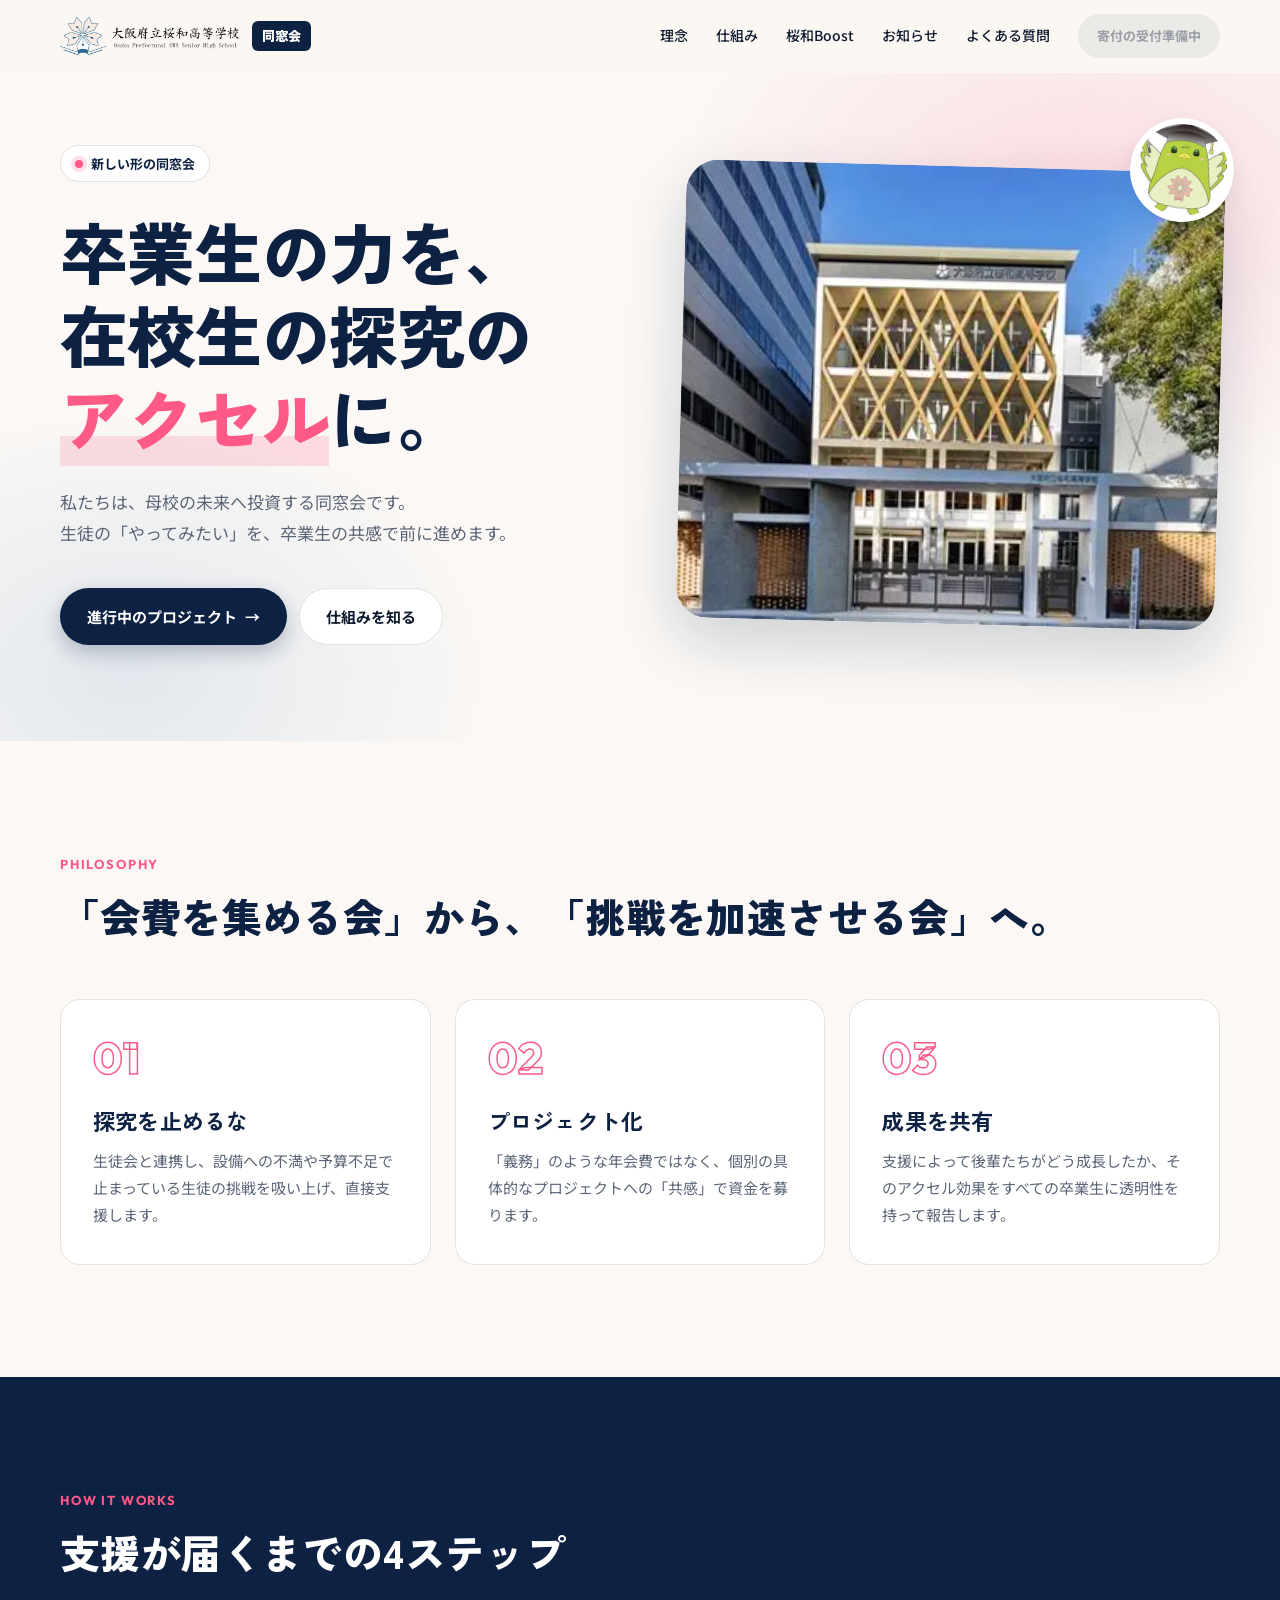
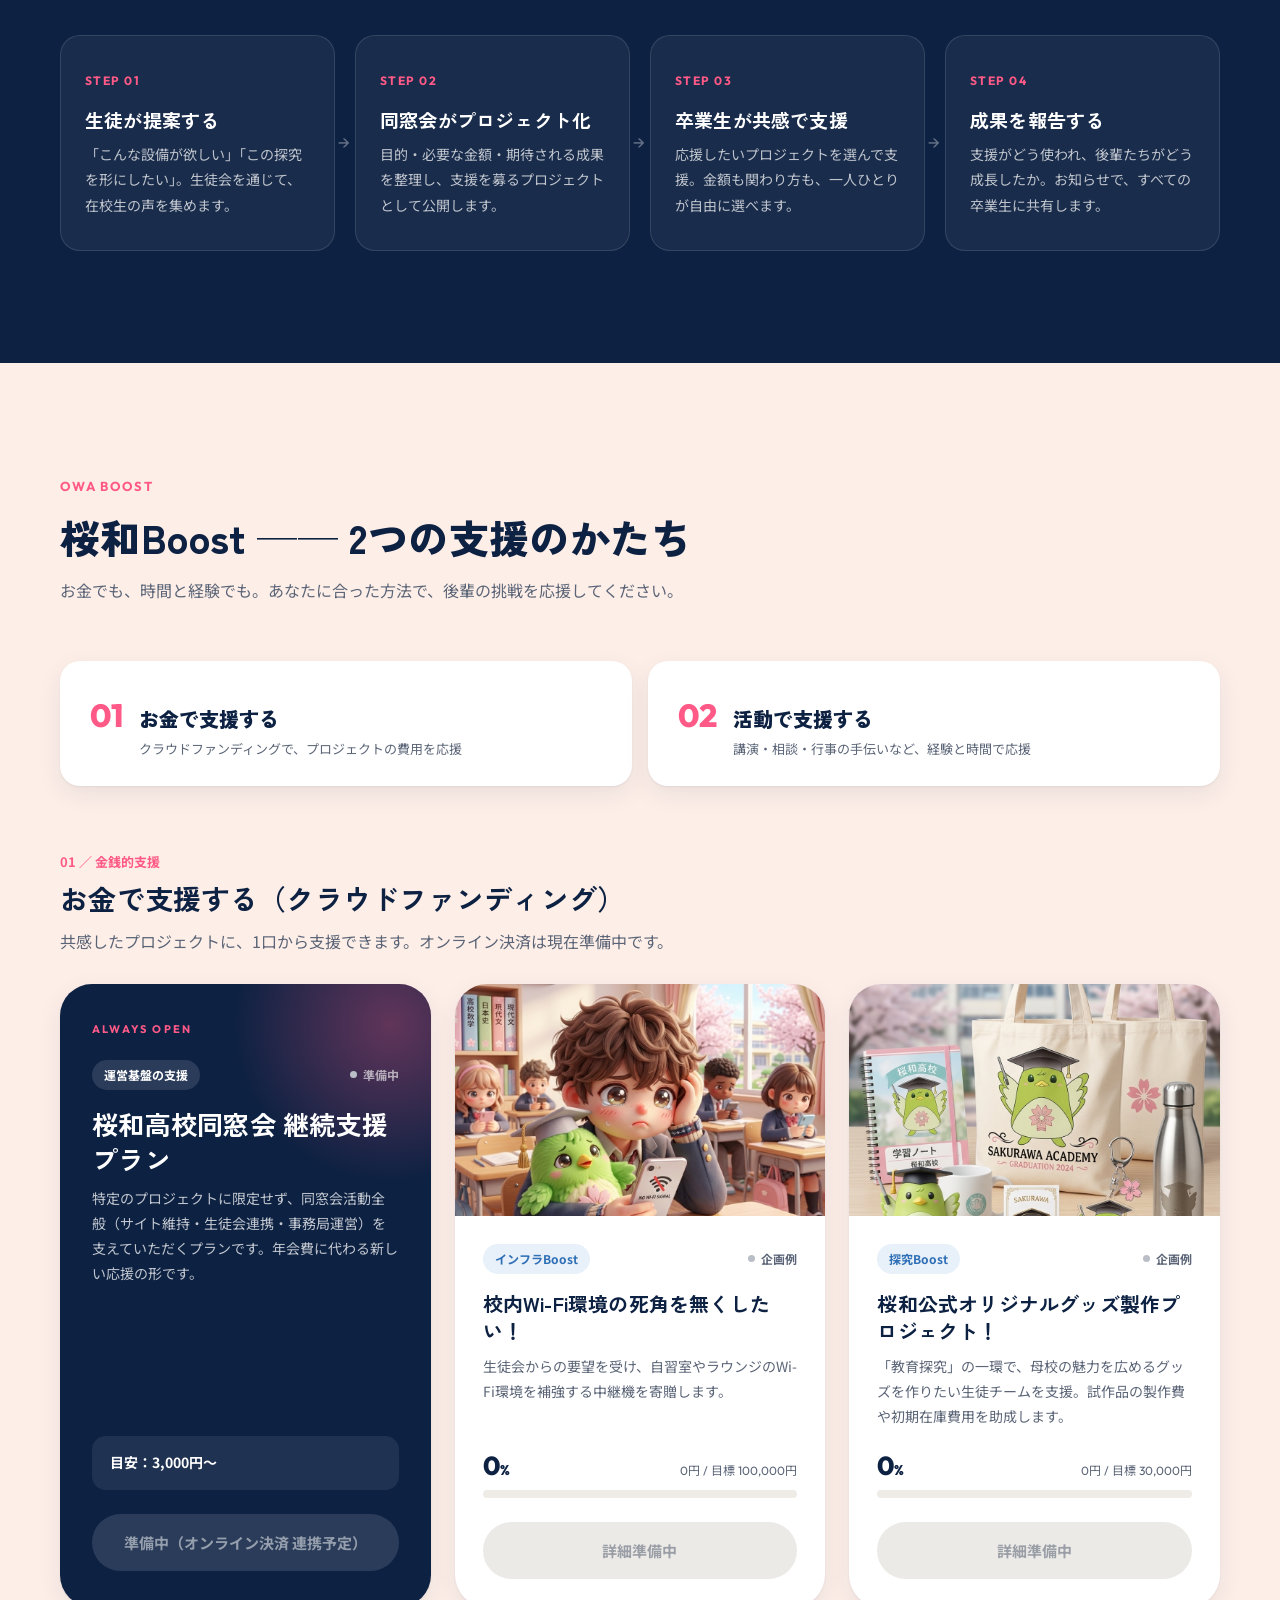
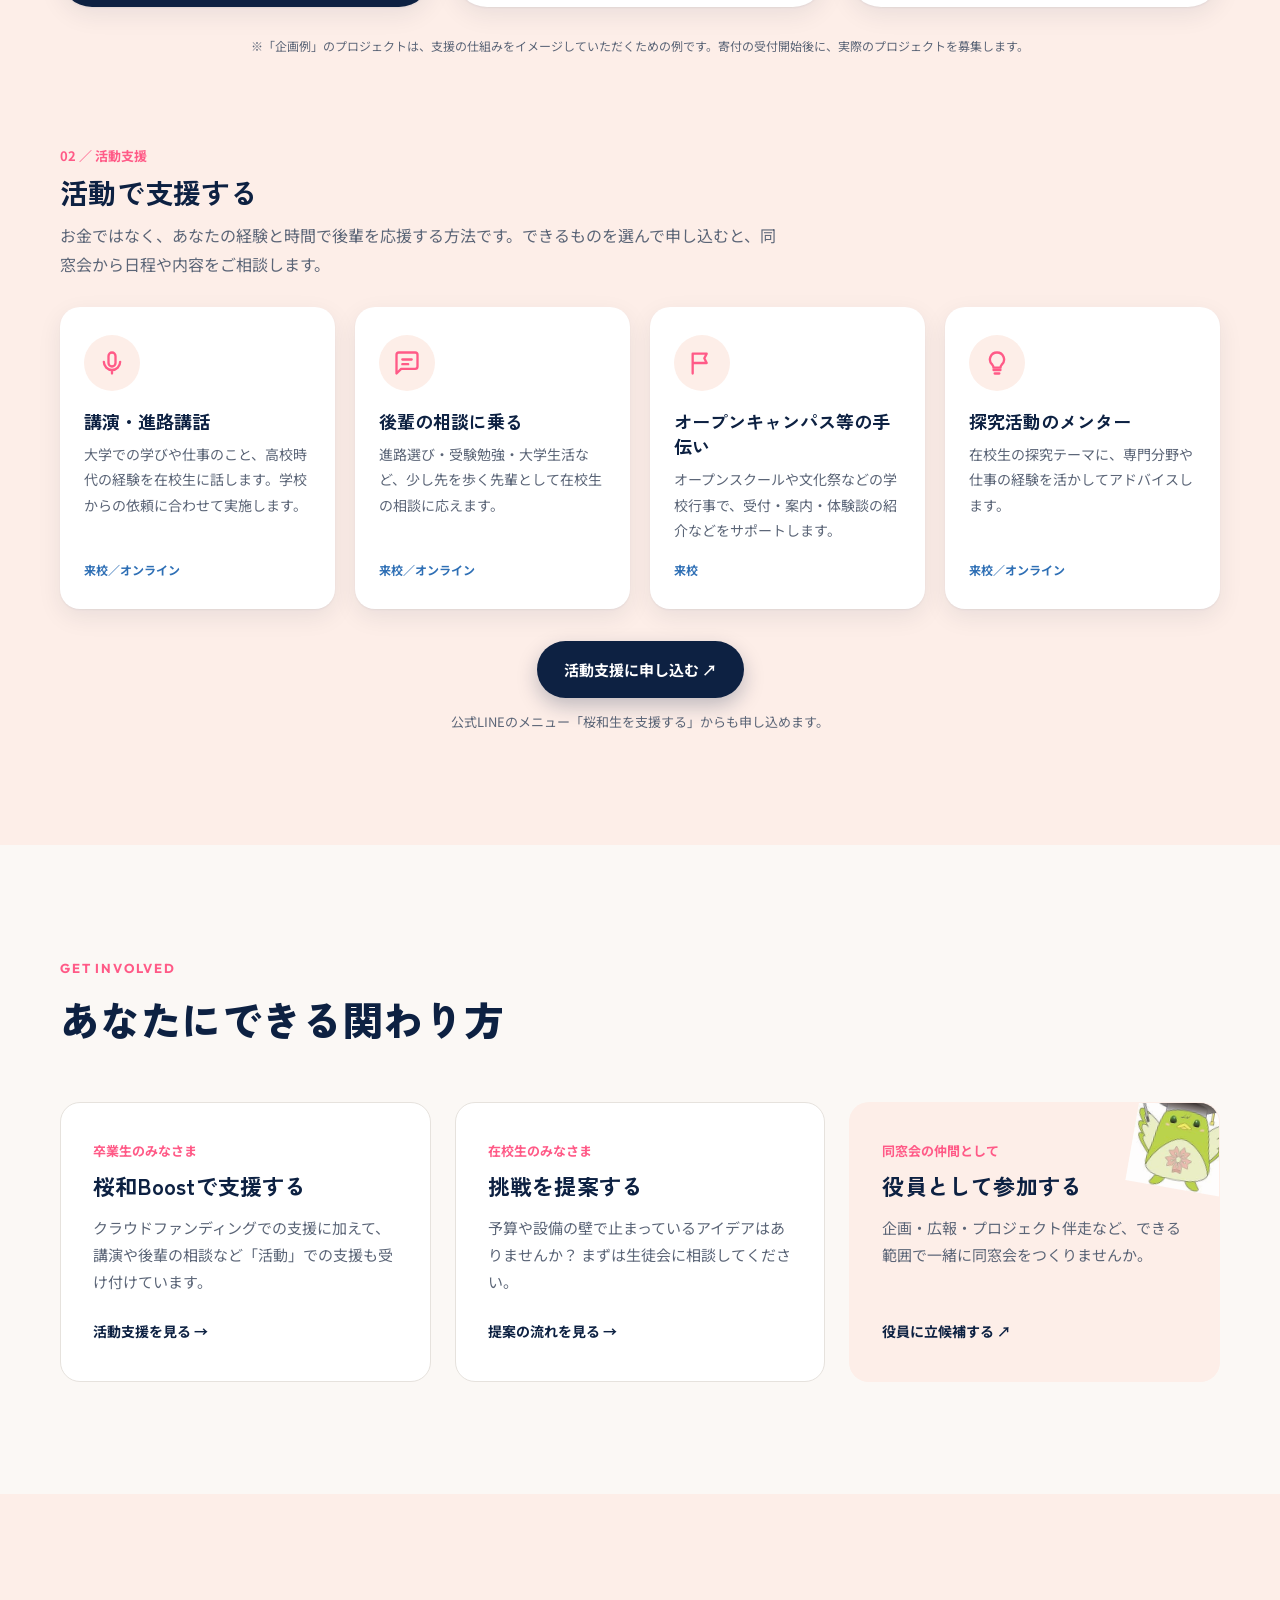
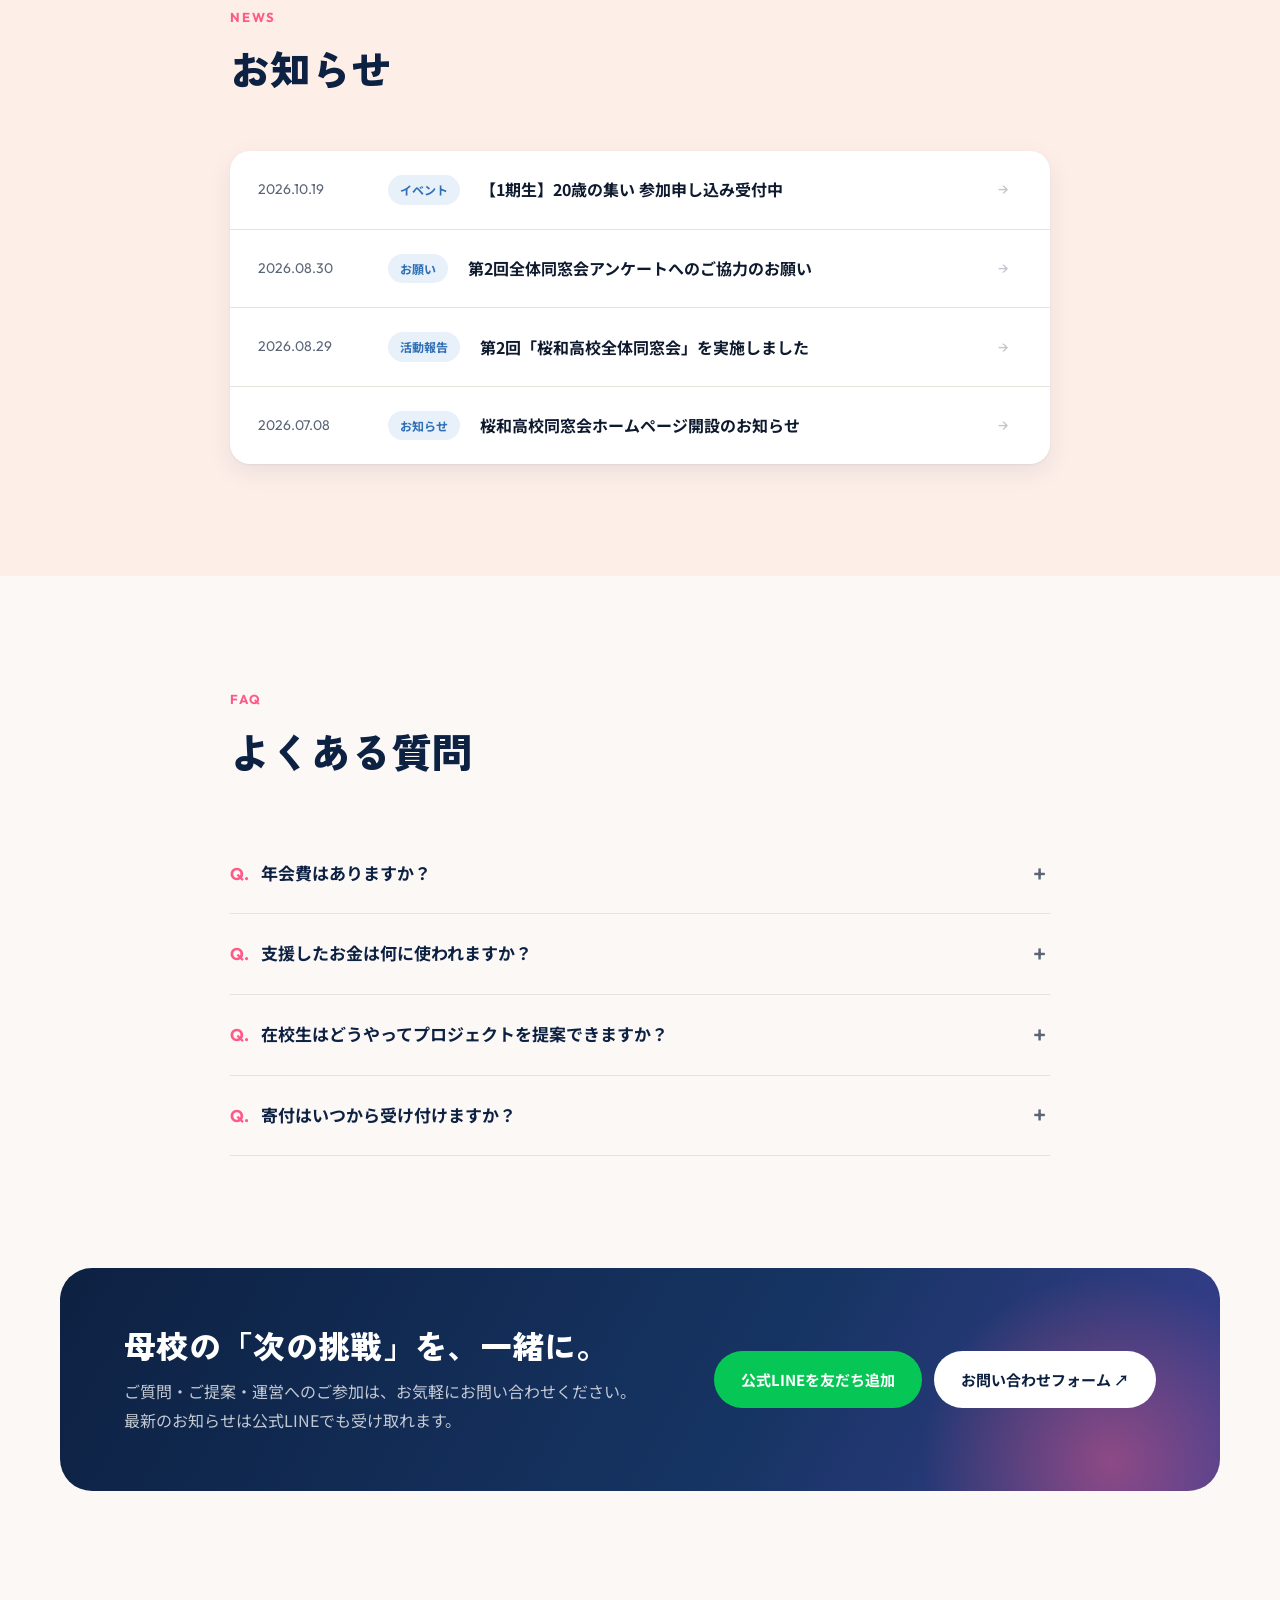
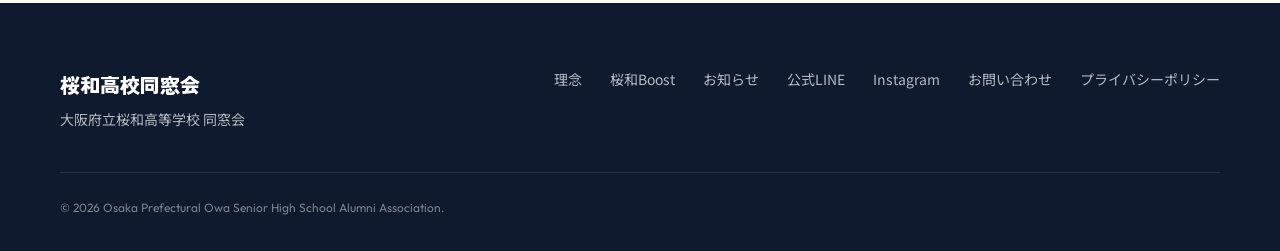
<file: index.html>
<!DOCTYPE html>
<html lang="ja">
<head>
    <meta charset="UTF-8">
    <meta name="viewport" content="width=device-width, initial-scale=1.0">
    <title>桜和高校同窓会 | 在校生の探究活動を加速させる</title>
    <meta name="description" content="大阪府立桜和高等学校 同窓会の公式Webサイトです。在校生の探究活動を支援するプロジェクトや、同窓生向けの最新ニュースを公開しています。">
    <meta property="og:title" content="桜和高校同窓会">
    <meta property="og:description" content="卒業生の力を集結し、在校生の探究活動のアクセルとなる。">
    <meta property="og:type" content="website">
    <meta property="og:url" content="https://owadousoukai01-lab.github.io/owa.dousoukai-official/">
    <meta property="og:site_name" content="桜和高校同窓会">
    <meta property="og:image" content="https://owadousoukai01-lab.github.io/owa.dousoukai-official/images/og-image.png">
    <meta property="og:image:width" content="1200">
    <meta property="og:image:height" content="630">
    <meta name="twitter:card" content="summary_large_image">
    <meta name="theme-color" content="#0d2142">
    <link rel="icon" type="image/png" sizes="32x32" href="images/favicon-32.png">
    <link rel="icon" type="image/png" sizes="512x512" href="images/icon-512.png">
    <link rel="apple-touch-icon" href="images/apple-touch-icon.png">

    <link rel="preconnect" href="https://fonts.googleapis.com">
    <link rel="preconnect" href="https://fonts.gstatic.com" crossorigin>
    <link href="https://fonts.googleapis.com/css2?family=Outfit:wght@500;700;800&family=Zen+Kaku+Gothic+New:wght@500;700;900&family=Noto+Sans+JP:wght@400;500;700&display=swap" rel="stylesheet">
    <link rel="stylesheet" href="styles.css">
</head>
<body>

    <!-- ナビゲーション -->
    <header class="site-header" id="top">
        <div class="container header-inner">
            <a href="#top" class="brand" aria-label="桜和高校同窓会 トップへ">
                <img src="images/桜和高校校章.webp" alt="大阪府立桜和高等学校" class="brand-logo">
                <span class="brand-tag">同窓会</span>
            </a>
            <button class="nav-toggle" aria-expanded="false" aria-controls="site-nav" aria-label="メニューを開く">
                <span></span><span></span>
            </button>
            <nav class="site-nav" id="site-nav">
                <a href="#about">理念</a>
                <a href="#how">仕組み</a>
                <a href="#projects">桜和Boost</a>
                <a href="#news">お知らせ</a>
                <a href="#faq">よくある質問</a>
                <span class="btn btn-sm btn-disabled" aria-disabled="true">寄付の受付準備中</span>
            </nav>
        </div>
    </header>

    <main>
        <!-- ヒーロー -->
        <section class="hero">
            <div class="container hero-inner">
                <div class="hero-copy">
                    <p class="eyebrow"><span class="dot"></span>新しい形の同窓会</p>
                    <h1 class="hero-title">
                        卒業生の力を、<br>
                        在校生の探究の<br>
                        <span class="accent">アクセル</span>に。
                    </h1>
                    <p class="hero-lead">私たちは、母校の未来へ投資する同窓会です。<br class="pc">生徒の「やってみたい」を、卒業生の共感で前に進めます。</p>
                    <div class="hero-actions">
                        <a href="#projects" class="btn btn-primary">進行中のプロジェクト<span aria-hidden="true">→</span></a>
                        <a href="#how" class="btn btn-ghost">仕組みを知る</a>
                    </div>
                </div>
                <div class="hero-visual">
                    <div class="hero-photo">
                        <img src="images/桜和高校外見.webp" alt="大阪府立桜和高等学校の校舎">
                    </div>
                    <div class="float-card" id="heroStat" hidden>
                        <p class="float-label"></p>
                        <p class="float-title"></p>
                        <div class="progress"><span></span></div>
                        <p class="float-meta"></p>
                    </div>
                    <img src="images/さくた.webp" alt="" class="mascot-peek" aria-hidden="true">
                </div>
            </div>
        </section>

        <!-- 理念 -->
        <section class="section" id="about">
            <div class="container">
                <div class="section-head">
                    <p class="kicker">Philosophy</p>
                    <h2 class="section-title">「会費を集める会」から、<br class="sp">「挑戦を加速させる会」へ。</h2>
                </div>
                <div class="pillars">
                    <article class="pillar">
                        <span class="pillar-num">01</span>
                        <h3>探究を止めるな</h3>
                        <p>生徒会と連携し、設備への不満や予算不足で止まっている生徒の挑戦を吸い上げ、直接支援します。</p>
                    </article>
                    <article class="pillar">
                        <span class="pillar-num">02</span>
                        <h3>プロジェクト化</h3>
                        <p>「義務」のような年会費ではなく、個別の具体的なプロジェクトへの「共感」で資金を募ります。</p>
                    </article>
                    <article class="pillar">
                        <span class="pillar-num">03</span>
                        <h3>成果を共有</h3>
                        <p>支援によって後輩たちがどう成長したか、そのアクセル効果をすべての卒業生に透明性を持って報告します。</p>
                    </article>
                </div>
            </div>
        </section>

        <!-- 仕組み -->
        <section class="section section-dark" id="how">
            <div class="container">
                <div class="section-head">
                    <p class="kicker">How it works</p>
                    <h2 class="section-title">支援が届くまでの4ステップ</h2>
                </div>
                <ol class="steps">
                    <li class="step">
                        <span class="step-num">STEP 01</span>
                        <h3>生徒が提案する</h3>
                        <p>「こんな設備が欲しい」「この探究を形にしたい」。生徒会を通じて、在校生の声を集めます。</p>
                    </li>
                    <li class="step">
                        <span class="step-num">STEP 02</span>
                        <h3>同窓会がプロジェクト化</h3>
                        <p>目的・必要な金額・期待される成果を整理し、支援を募るプロジェクトとして公開します。</p>
                    </li>
                    <li class="step">
                        <span class="step-num">STEP 03</span>
                        <h3>卒業生が共感で支援</h3>
                        <p>応援したいプロジェクトを選んで支援。金額も関わり方も、一人ひとりが自由に選べます。</p>
                    </li>
                    <li class="step">
                        <span class="step-num">STEP 04</span>
                        <h3>成果を報告する</h3>
                        <p>支援がどう使われ、後輩たちがどう成長したか。お知らせで、すべての卒業生に共有します。</p>
                    </li>
                </ol>
            </div>
        </section>

        <!-- プロジェクト -->
        <section class="section section-tint" id="projects">
            <div class="container">
                <div class="section-head">
                    <p class="kicker">Owa Boost</p>
                    <h2 class="section-title">桜和Boost ── 2つの支援のかたち</h2>
                    <p class="section-lead">お金でも、時間と経験でも。あなたに合った方法で、後輩の挑戦を応援してください。</p>
                </div>
                <div class="boost-switch">
                    <a href="#fund" class="boost-tab">
                        <span class="boost-tab-num">01</span>
                        <span class="boost-tab-title">お金で支援する</span>
                        <span class="boost-tab-text">クラウドファンディングで、プロジェクトの費用を応援</span>
                    </a>
                    <a href="#activity" class="boost-tab">
                        <span class="boost-tab-num">02</span>
                        <span class="boost-tab-title">活動で支援する</span>
                        <span class="boost-tab-text">講演・相談・行事の手伝いなど、経験と時間で応援</span>
                    </a>
                </div>

                <div class="boost-track" id="fund">
                    <div class="track-head">
                        <p class="track-label">01 ／ 金銭的支援</p>
                        <h3>お金で支援する（クラウドファンディング）</h3>
                        <p>共感したプロジェクトに、1口から支援できます。オンライン決済は現在準備中です。</p>
                    </div>
                    <div class="project-grid" id="projectList"></div>
                    <p class="demo-note">※「企画例」のプロジェクトは、支援の仕組みをイメージしていただくための例です。寄付の受付開始後に、実際のプロジェクトを募集します。</p>
                </div>

                <div class="boost-track" id="activity">
                    <div class="track-head">
                        <p class="track-label">02 ／ 活動支援</p>
                        <h3>活動で支援する</h3>
                        <p>お金ではなく、あなたの経験と時間で後輩を応援する方法です。できるものを選んで申し込むと、同窓会から日程や内容をご相談します。</p>
                    </div>
                    <div class="activity-grid" id="activityList"></div>
                    <div class="activity-cta" id="activityCta"></div>
                </div>
            </div>
        </section>

        <!-- 関わり方 -->
        <section class="section" id="join">
            <div class="container">
                <div class="section-head">
                    <p class="kicker">Get involved</p>
                    <h2 class="section-title">あなたにできる関わり方</h2>
                </div>
                <div class="join-grid">
                    <article class="join-card">
                        <p class="join-who">卒業生のみなさま</p>
                        <h3>桜和Boostで支援する</h3>
                        <p>クラウドファンディングでの支援に加えて、講演や後輩の相談など「活動」での支援も受け付けています。</p>
                        <a href="#activity" class="text-link">活動支援を見る →</a>
                    </article>
                    <article class="join-card">
                        <p class="join-who">在校生のみなさま</p>
                        <h3>挑戦を提案する</h3>
                        <p>予算や設備の壁で止まっているアイデアはありませんか？ まずは生徒会に相談してください。</p>
                        <a href="#faq" class="text-link">提案の流れを見る →</a>
                    </article>
                    <article class="join-card join-card-accent">
                        <img src="images/さくた.webp" alt="" class="join-mascot" aria-hidden="true">
                        <p class="join-who">同窓会の仲間として</p>
                        <h3>役員として参加する</h3>
                        <p>企画・広報・プロジェクト伴走など、できる範囲で一緒に同窓会をつくりませんか。</p>
                        <a href="https://docs.google.com/forms/d/e/1FAIpQLScCVlBqDU5cSwVnrnkZWkBW1D2YwZuq8OjIEfnBWPkEzAd5bQ/viewform" class="text-link" target="_blank" rel="noopener">役員に立候補する ↗</a>
                    </article>
                </div>
            </div>
        </section>

        <!-- お知らせ -->
        <section class="section section-tint" id="news">
            <div class="container narrow">
                <div class="section-head">
                    <p class="kicker">News</p>
                    <h2 class="section-title">お知らせ</h2>
                </div>
                <ul class="news-list" id="newsList"></ul>
            </div>
        </section>

        <!-- FAQ -->
        <section class="section" id="faq">
            <div class="container narrow">
                <div class="section-head">
                    <p class="kicker">FAQ</p>
                    <h2 class="section-title">よくある質問</h2>
                </div>
                <div class="faq">
                    <details>
                        <summary>年会費はありますか？</summary>
                        <p>義務としての年会費ではなく、具体的なプロジェクトへの「共感」で支援いただく形をとっています。活動全般を応援したい方には「継続支援プラン」をご用意する予定です。</p>
                    </details>
                    <details>
                        <summary>支援したお金は何に使われますか？</summary>
                        <p>各プロジェクトに記載された目的にのみ使用します。支援の使い道とその成果は、お知らせで報告します。</p>
                    </details>
                    <details>
                        <summary>在校生はどうやってプロジェクトを提案できますか？</summary>
                        <p>生徒会を窓口として受け付けています。生徒会から同窓会へ共有され、内容を一緒に整理したうえでプロジェクトとして公開します。</p>
                    </details>
                    <details>
                        <summary>寄付はいつから受け付けますか？</summary>
                        <p>オンライン決済の仕組みを準備中です。開始の際はこのサイトのお知らせでご案内します。</p>
                    </details>
                </div>
            </div>
        </section>

        <!-- CTA -->
        <section class="cta" id="contact">
            <div class="container cta-inner">
                <div>
                    <h2>母校の「次の挑戦」を、一緒に。</h2>
                    <p>ご質問・ご提案・運営へのご参加は、お気軽にお問い合わせください。<br>最新のお知らせは公式LINEでも受け取れます。</p>
                </div>
                <div class="cta-actions">
                    <a href="https://line.me/R/ti/p/%40965yyqge" class="btn btn-line" target="_blank" rel="noopener">公式LINEを友だち追加</a>
                    <a href="https://docs.google.com/forms/d/e/1FAIpQLSdIPSlpCRuAYOnHgE4lTSLBRpb7VxJOLM5mbraNIneKmbVehQ/viewform" class="btn btn-light" target="_blank" rel="noopener">お問い合わせフォーム ↗</a>
                </div>
            </div>
        </section>
    </main>

    <footer class="site-footer">
        <div class="container footer-inner">
            <div>
                <p class="footer-name">桜和高校同窓会</p>
                <p class="footer-sub">大阪府立桜和高等学校 同窓会</p>
            </div>
            <nav class="footer-nav">
                <a href="#about">理念</a>
                <a href="#projects">桜和Boost</a>
                <a href="#news">お知らせ</a>
                <a href="https://line.me/R/ti/p/%40965yyqge" target="_blank" rel="noopener">公式LINE</a>
                <a href="https://www.instagram.com/owa.dousoukai25/" target="_blank" rel="noopener">Instagram</a>
                <a href="https://docs.google.com/forms/d/e/1FAIpQLSdIPSlpCRuAYOnHgE4lTSLBRpb7VxJOLM5mbraNIneKmbVehQ/viewform" target="_blank" rel="noopener">お問い合わせ</a>
                <a href="privacy.html">プライバシーポリシー</a>
            </nav>
        </div>
        <div class="container">
            <p class="copyright">© 2026 Osaka Prefectural Owa Senior High School Alumni Association.</p>
        </div>
    </footer>

    <!-- お知らせ詳細 -->
    <dialog class="news-dialog" id="newsDialog" aria-labelledby="dialogTitle">
        <div class="dialog-body">
            <button class="dialog-close" aria-label="閉じる" data-close>&times;</button>
            <p class="dialog-meta"><time id="dialogDate"></time><span id="dialogTag" class="tag"></span></p>
            <h2 id="dialogTitle"></h2>
            <div id="dialogContent" class="dialog-content"></div>
            <button class="btn btn-ghost" data-close>閉じる</button>
        </div>
    </dialog>

    <script src="data.js"></script>
    <script src="main.js"></script>
</body>
</html>
</file>
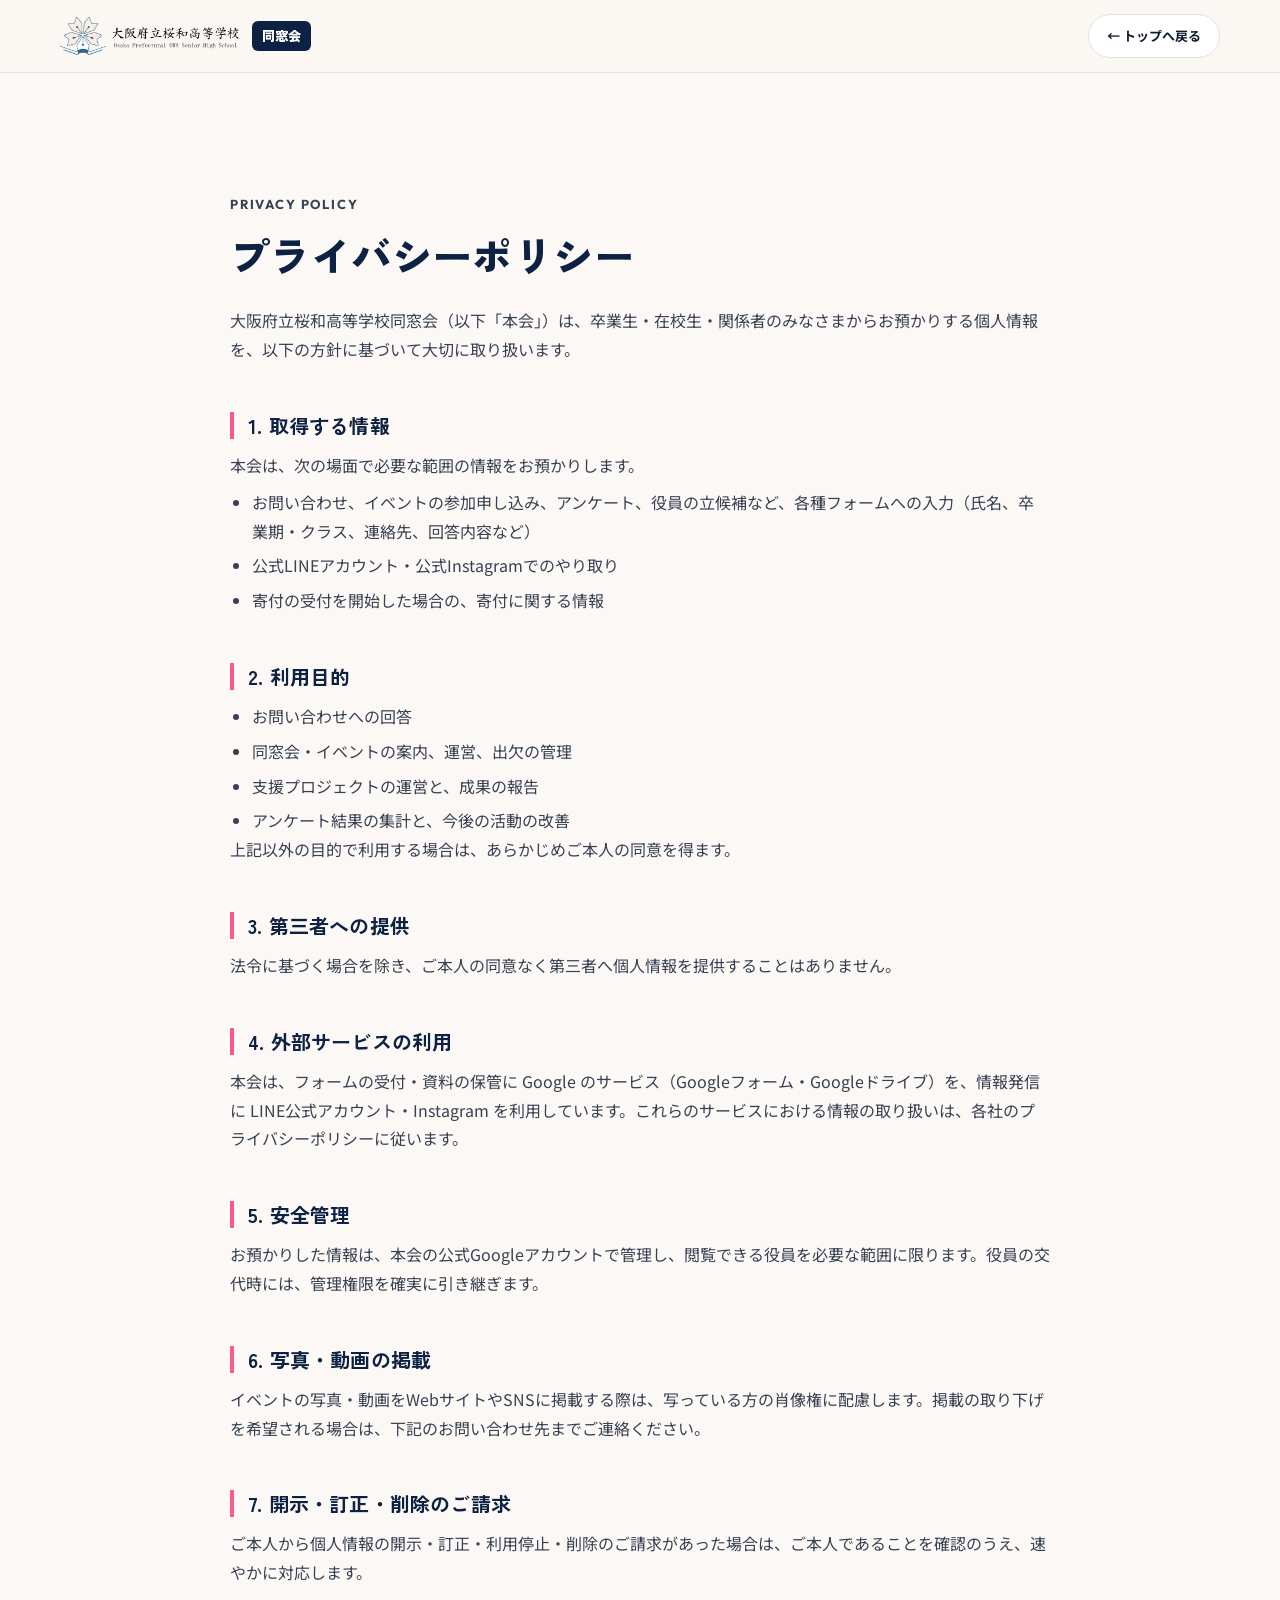
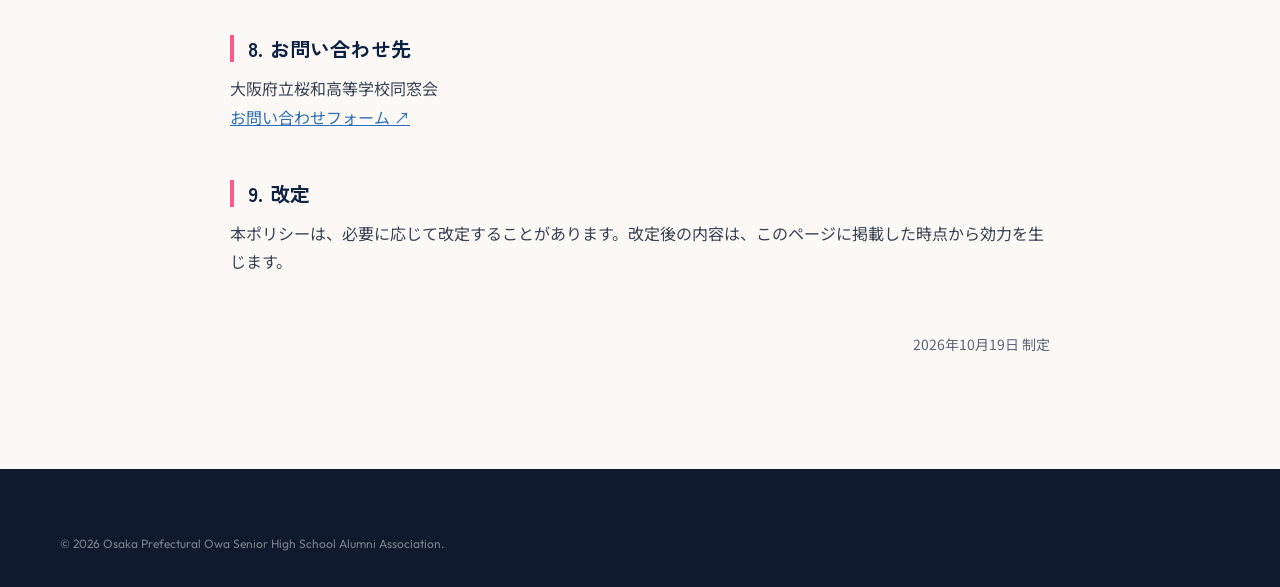
<file: privacy.html>
<!DOCTYPE html>
<html lang="ja">
<head>
    <meta charset="UTF-8">
    <meta name="viewport" content="width=device-width, initial-scale=1.0">
    <title>プライバシーポリシー | 桜和高校同窓会</title>
    <meta name="description" content="桜和高校同窓会における個人情報の取り扱いについて。">
    <meta name="theme-color" content="#0d2142">
    <link rel="icon" type="image/png" sizes="32x32" href="images/favicon-32.png">
    <link rel="icon" type="image/png" sizes="512x512" href="images/icon-512.png">
    <link rel="apple-touch-icon" href="images/apple-touch-icon.png">
    <meta property="og:title" content="プライバシーポリシー | 桜和高校同窓会">
    <meta property="og:image" content="https://owadousoukai01-lab.github.io/owa.dousoukai-official/images/og-image.png">
    <meta name="twitter:card" content="summary_large_image">
    <link rel="preconnect" href="https://fonts.googleapis.com">
    <link rel="preconnect" href="https://fonts.gstatic.com" crossorigin>
    <link href="https://fonts.googleapis.com/css2?family=Outfit:wght@500;700;800&family=Zen+Kaku+Gothic+New:wght@500;700;900&family=Noto+Sans+JP:wght@400;500;700&display=swap" rel="stylesheet">
    <link rel="stylesheet" href="styles.css">
</head>
<body>
    <header class="site-header is-scrolled">
        <div class="container header-inner">
            <a href="index.html" class="brand" aria-label="桜和高校同窓会 トップへ">
                <img src="images/桜和高校校章.webp" alt="大阪府立桜和高等学校" class="brand-logo">
                <span class="brand-tag">同窓会</span>
            </a>
            <a href="index.html" class="btn btn-sm btn-ghost">← トップへ戻る</a>
        </div>
    </header>

    <main class="section">
        <article class="container narrow legal">
            <p class="kicker">Privacy Policy</p>
            <h1 class="section-title">プライバシーポリシー</h1>
            <p class="legal-lead">大阪府立桜和高等学校同窓会（以下「本会」）は、卒業生・在校生・関係者のみなさまからお預かりする個人情報を、以下の方針に基づいて大切に取り扱います。</p>

            <h2>1. 取得する情報</h2>
            <p>本会は、次の場面で必要な範囲の情報をお預かりします。</p>
            <ul>
                <li>お問い合わせ、イベントの参加申し込み、アンケート、役員の立候補など、各種フォームへの入力（氏名、卒業期・クラス、連絡先、回答内容など）</li>
                <li>公式LINEアカウント・公式Instagramでのやり取り</li>
                <li>寄付の受付を開始した場合の、寄付に関する情報</li>
            </ul>

            <h2>2. 利用目的</h2>
            <ul>
                <li>お問い合わせへの回答</li>
                <li>同窓会・イベントの案内、運営、出欠の管理</li>
                <li>支援プロジェクトの運営と、成果の報告</li>
                <li>アンケート結果の集計と、今後の活動の改善</li>
            </ul>
            <p>上記以外の目的で利用する場合は、あらかじめご本人の同意を得ます。</p>

            <h2>3. 第三者への提供</h2>
            <p>法令に基づく場合を除き、ご本人の同意なく第三者へ個人情報を提供することはありません。</p>

            <h2>4. 外部サービスの利用</h2>
            <p>本会は、フォームの受付・資料の保管に Google のサービス（Googleフォーム・Googleドライブ）を、情報発信に LINE公式アカウント・Instagram を利用しています。これらのサービスにおける情報の取り扱いは、各社のプライバシーポリシーに従います。</p>

            <h2>5. 安全管理</h2>
            <p>お預かりした情報は、本会の公式Googleアカウントで管理し、閲覧できる役員を必要な範囲に限ります。役員の交代時には、管理権限を確実に引き継ぎます。</p>

            <h2>6. 写真・動画の掲載</h2>
            <p>イベントの写真・動画をWebサイトやSNSに掲載する際は、写っている方の肖像権に配慮します。掲載の取り下げを希望される場合は、下記のお問い合わせ先までご連絡ください。</p>

            <h2>7. 開示・訂正・削除のご請求</h2>
            <p>ご本人から個人情報の開示・訂正・利用停止・削除のご請求があった場合は、ご本人であることを確認のうえ、速やかに対応します。</p>

            <h2>8. お問い合わせ先</h2>
            <p>大阪府立桜和高等学校同窓会<br>
                <a href="https://docs.google.com/forms/d/e/1FAIpQLSdIPSlpCRuAYOnHgE4lTSLBRpb7VxJOLM5mbraNIneKmbVehQ/viewform" target="_blank" rel="noopener">お問い合わせフォーム ↗</a></p>

            <h2>9. 改定</h2>
            <p>本ポリシーは、必要に応じて改定することがあります。改定後の内容は、このページに掲載した時点から効力を生じます。</p>

            <p class="legal-date">2026年10月19日 制定</p>
        </article>
    </main>

    <footer class="site-footer">
        <div class="container">
            <p class="copyright">© 2026 Osaka Prefectural Owa Senior High School Alumni Association.</p>
        </div>
    </footer>
</body>
</html>
</file>
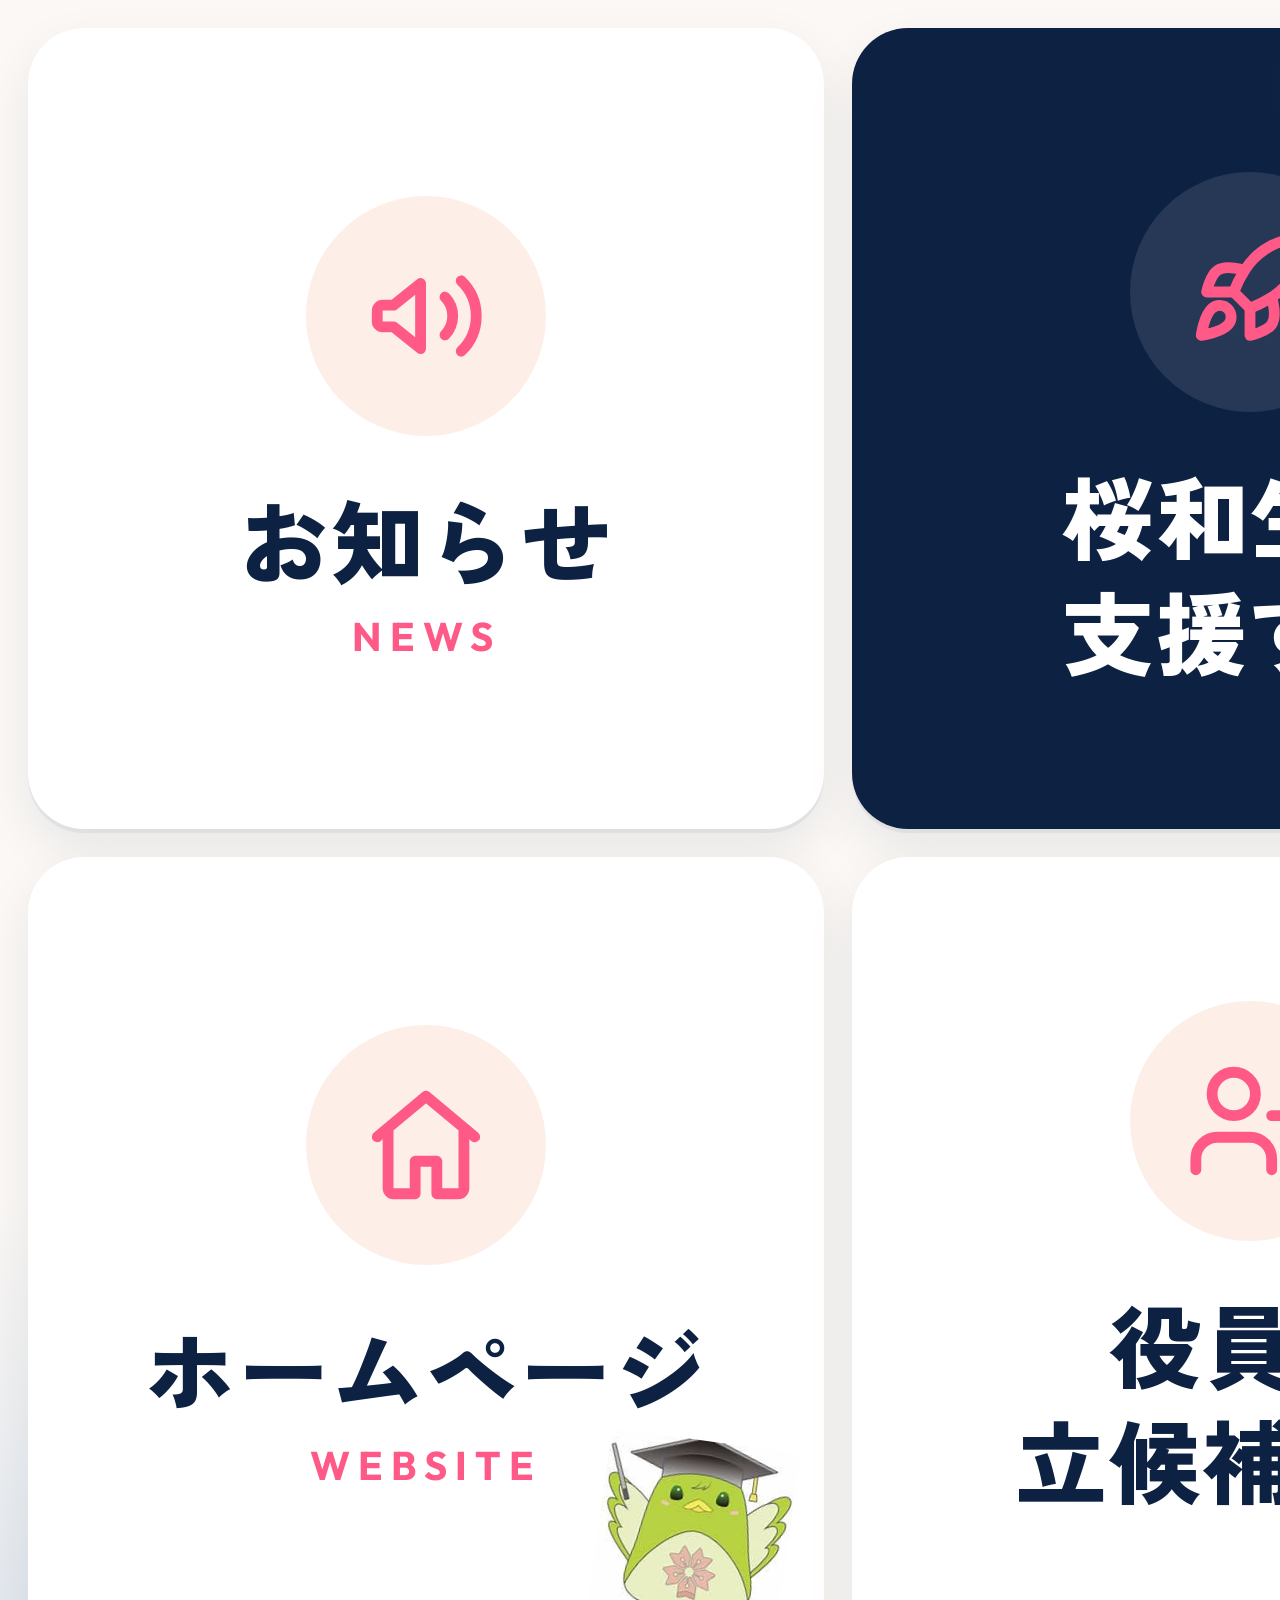
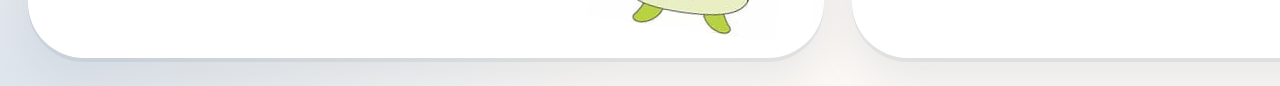
<file: line/rich-menu.html>
<!DOCTYPE html>
<!--
  LINE リッチメニュー画像の元データ（2500×1686px・6分割）
  文字やアイコンを変えたら、README の手順で PNG に書き出してください。
-->
<html lang="ja">
<head>
<meta charset="UTF-8">
<link href="https://fonts.googleapis.com/css2?family=Zen+Kaku+Gothic+New:wght@700;900&family=Outfit:wght@700&display=swap" rel="stylesheet">
<style>
    :root { --navy: #0d2142; --sakura: #ff5a87; --peach: #fdeee8; --cream: #fbf8f5; }
    * { box-sizing: border-box; margin: 0; }
    html, body { width: 2500px; height: 1686px; overflow: hidden; }
    body {
        font-family: "Zen Kaku Gothic New", sans-serif;
        background:
            radial-gradient(900px 700px at 100% 0%, rgba(255, 90, 135, .22), transparent 70%),
            radial-gradient(900px 700px at 0% 100%, rgba(46, 111, 181, .14), transparent 70%),
            var(--cream);
        display: grid; grid-template-columns: repeat(3, 1fr); grid-template-rows: repeat(2, 1fr);
        gap: 28px; padding: 28px;
    }
    .tile {
        position: relative; overflow: hidden;
        background: #fff; border-radius: 56px;
        box-shadow: 0 4px 0 rgba(13, 33, 66, .06), 0 20px 50px rgba(13, 33, 66, .08);
        display: flex; flex-direction: column; align-items: center; justify-content: center; gap: 44px;
        color: var(--navy);
    }
    .tile.dark { background: var(--navy); color: #fff; }
    .tile.dark::before {
        content: ""; position: absolute; width: 640px; height: 640px; right: -260px; top: -260px; border-radius: 50%;
        background: radial-gradient(circle, rgba(255, 90, 135, .45), transparent 70%);
    }
    .icon {
        position: relative; width: 240px; height: 240px; border-radius: 50%;
        display: grid; place-items: center; background: var(--peach);
    }
    .dark .icon { background: rgba(255, 255, 255, .1); }
    .icon svg { width: 130px; height: 130px; stroke: var(--sakura); stroke-width: 2; fill: none; stroke-linecap: round; stroke-linejoin: round; }
    .label { position: relative; font-weight: 900; font-size: 92px; line-height: 1.25; text-align: center; letter-spacing: .02em; }
    .sub { position: relative; font-family: "Outfit", sans-serif; font-weight: 700; font-size: 40px; letter-spacing: .2em; color: var(--sakura); margin-top: -28px; }
    .mascot { position: absolute; right: 36px; bottom: 28px; width: 190px; transform: rotate(8deg); }
</style>
</head>
<body>
    <!-- A: お知らせ -->
    <div class="tile">
        <div class="icon"><svg viewBox="0 0 24 24"><path d="M3 11v2a1 1 0 0 0 1 1h2l5 4V6L6 10H4a1 1 0 0 0-1 1z"/><path d="M15.5 8.5a5 5 0 0 1 0 7"/><path d="M18.5 5.5a9 9 0 0 1 0 13"/></svg></div>
        <p class="label">お知らせ</p>
        <p class="sub">NEWS</p>
    </div>
    <!-- B: 支援する -->
    <div class="tile dark">
        <div class="icon"><svg viewBox="0 0 24 24"><path d="M5 15c-1.5 1.3-2 5-2 5s3.7-.5 5-2c.7-.8.7-2.1-.1-2.9a2.1 2.1 0 0 0-2.9-.1z"/><path d="M12 15l-3-3a22 22 0 0 1 2-4A12.9 12.9 0 0 1 22 2c0 2.7-.8 7.5-6 11a22.4 22.4 0 0 1-4 2z"/><path d="M9 12H4s.6-3 2-4c1.6-1.1 5 0 5 0"/><path d="M12 15v5s3-.6 4-2c1.1-1.6 0-5 0-5"/></svg></div>
        <p class="label">桜和生を<br>支援する</p>
    </div>
    <!-- C: お問い合わせ -->
    <div class="tile">
        <div class="icon"><svg viewBox="0 0 24 24"><path d="M21 15a2 2 0 0 1-2 2H7l-4 4V5a2 2 0 0 1 2-2h14a2 2 0 0 1 2 2z"/><path d="M8 9h8M8 13h5"/></svg></div>
        <p class="label">お問い合わせ</p>
        <p class="sub">CONTACT</p>
    </div>
    <!-- D: ホームページ -->
    <div class="tile">
        <div class="icon"><svg viewBox="0 0 24 24"><path d="M3 10.5L12 3l9 7.5"/><path d="M5 9.5V20a1 1 0 0 0 1 1h4v-6h4v6h4a1 1 0 0 0 1-1V9.5"/></svg></div>
        <p class="label">ホームページ</p>
        <p class="sub">WEBSITE</p>
        <img src="../images/さくた.webp" alt="" class="mascot">
    </div>
    <!-- E: 役員に立候補 -->
    <div class="tile">
        <div class="icon"><svg viewBox="0 0 24 24"><circle cx="9" cy="7" r="4"/><path d="M2 21v-2a4 4 0 0 1 4-4h6a4 4 0 0 1 4 4v2"/><path d="M19 8v6M16 11h6"/></svg></div>
        <p class="label">役員に<br>立候補する</p>
    </div>
    <!-- F: Instagram -->
    <div class="tile">
        <div class="icon"><svg viewBox="0 0 24 24"><rect x="3" y="3" width="18" height="18" rx="5"/><circle cx="12" cy="12" r="4"/><circle cx="17.5" cy="6.5" r=".6" fill="#ff5a87"/></svg></div>
        <p class="label">Instagram</p>
        <p class="sub">@owa.dousoukai25</p>
    </div>
</body>
</html>
</file>
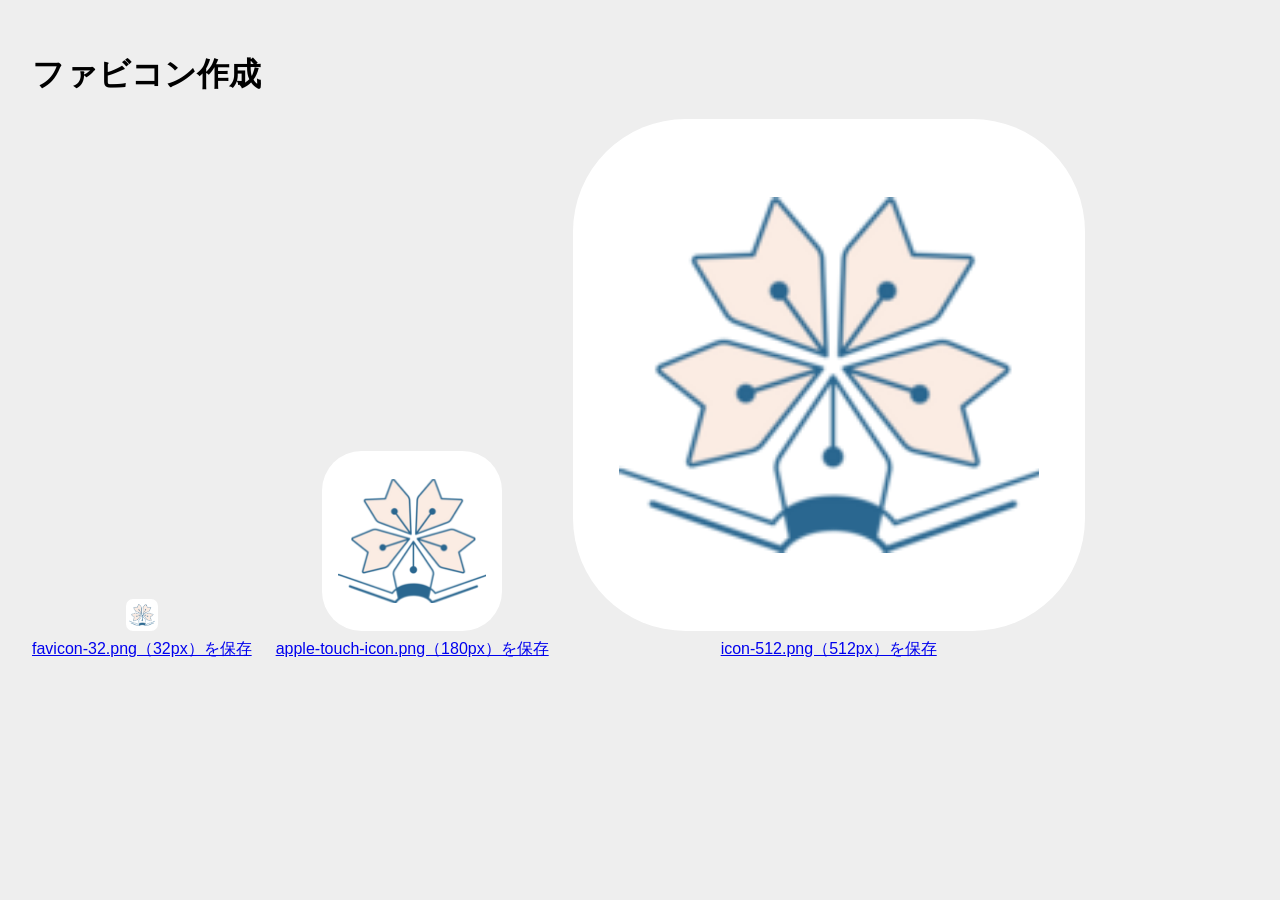
<file: og/icon.html>
<!DOCTYPE html>
<!--
  ファビコン（ブラウザのタブに出るアイコン）を作るページ
  校章画像の左側（エンブレム部分）だけを、白い角丸の正方形に切り出します。
  使い方：ローカルサーバーでこのページを開き、3つのリンクから画像を保存して images/ に置く
-->
<html lang="ja">
<head>
<meta charset="UTF-8">
<title>ファビコン作成</title>
<style>
    body { font-family: sans-serif; padding: 24px; background: #eee; }
    .row { display: flex; gap: 24px; align-items: flex-end; flex-wrap: wrap; }
    figure { margin: 0; text-align: center; }
    canvas { display: block; margin: 0 auto 8px; }
</style>
</head>
<body>
    <h1>ファビコン作成</h1>
    <div class="row" id="out"></div>
    <script>
        // 校章画像 600×127 のうち、エンブレムは左 0〜150px
        const EMBLEM_W = 150, IMG_H = 127;
        const SIZES = [[32, "favicon-32.png"], [180, "apple-touch-icon.png"], [512, "icon-512.png"]];
        const img = new Image();
        img.src = "../images/桜和高校校章.webp";
        img.onload = () => SIZES.forEach(([size, name]) => {
            const c = document.createElement("canvas");
            c.width = c.height = size;
            const x = c.getContext("2d");
            x.imageSmoothingQuality = "high";
            x.fillStyle = "#fff";
            x.beginPath(); x.roundRect(0, 0, size, size, size * 0.22); x.fill();
            const s = size * 0.82 / EMBLEM_W, dw = EMBLEM_W * s, dh = IMG_H * s;
            x.drawImage(img, 0, 0, EMBLEM_W, IMG_H, (size - dw) / 2, (size - dh) / 2, dw, dh);
            const fig = document.createElement("figure");
            const a = document.createElement("a");
            a.href = c.toDataURL("image/png"); a.download = name; a.textContent = `${name}（${size}px）を保存`;
            fig.append(c, a);
            document.getElementById("out").append(fig);
        });
    </script>
</body>
</html>
</file>
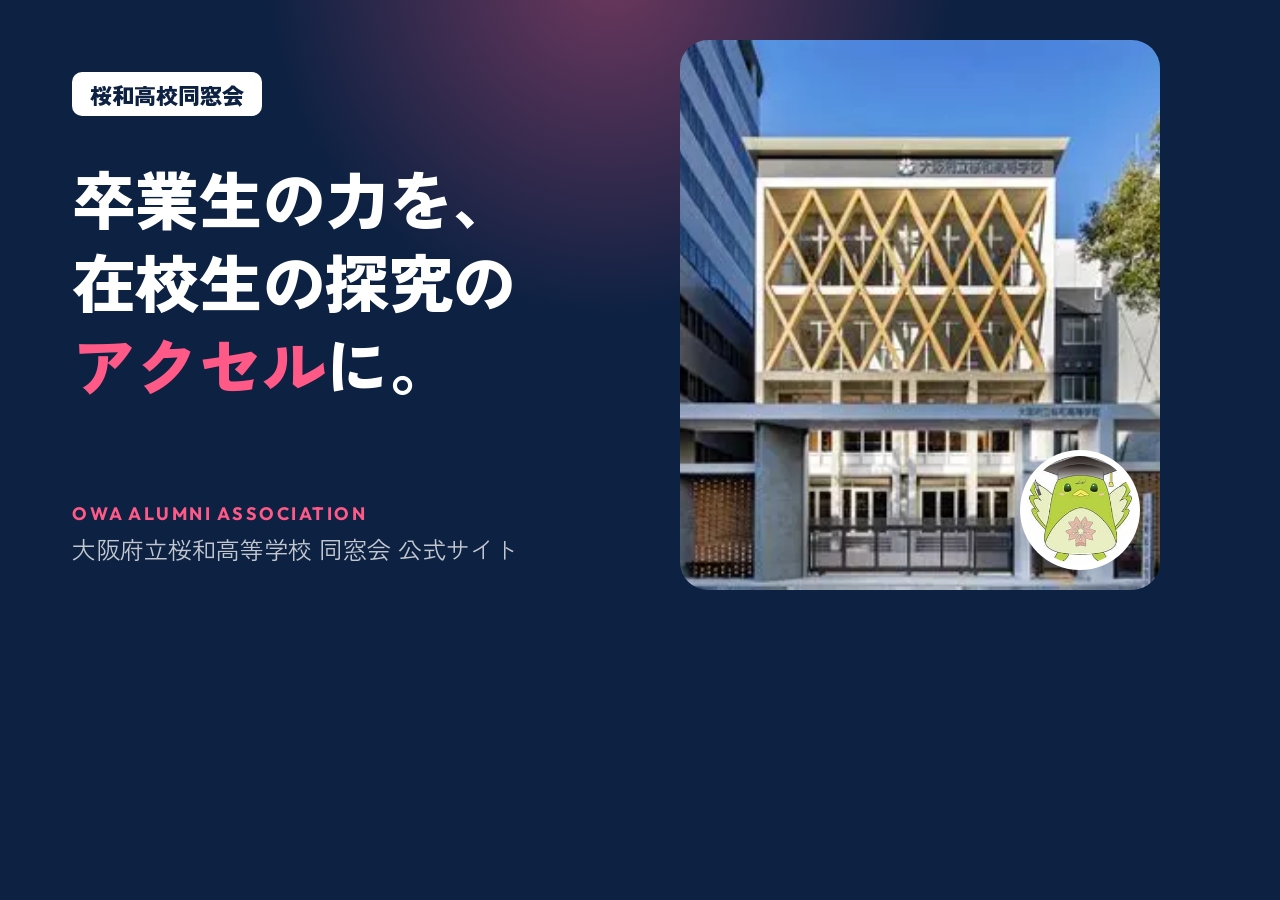
<file: og/og-image.html>
<!DOCTYPE html>
<!--
  SNS・LINEでシェアされたときのサムネイル画像の元データ（1200×630px）
  書き出し先：images/og-image.png（手順は line/README.md の Edge コマンドと同じ。サイズだけ 1200,630 に変更）
-->
<html lang="ja">
<head>
<meta charset="UTF-8">
<link href="https://fonts.googleapis.com/css2?family=Zen+Kaku+Gothic+New:wght@700;900&family=Outfit:wght@700&display=swap" rel="stylesheet">
<style>
    * { box-sizing: border-box; margin: 0; }
    html, body { width: 1200px; height: 630px; overflow: hidden; }
    body {
        font-family: "Zen Kaku Gothic New", sans-serif; color: #fff;
        background: #0d2142; display: grid; grid-template-columns: 1fr 520px;
        position: relative;
    }
    body::before {
        content: ""; position: absolute; width: 700px; height: 700px; left: 260px; top: -380px; border-radius: 50%;
        background: radial-gradient(circle, rgba(255, 90, 135, .4), transparent 70%);
    }
    .copy { position: relative; padding: 72px 0 64px 72px; display: flex; flex-direction: column; }
    .badge { align-self: flex-start; background: #fff; color: #0d2142; font-weight: 900; font-size: 22px; padding: 6px 18px; border-radius: 10px; }
    h1 { margin-top: 40px; font-weight: 900; font-size: 64px; line-height: 1.3; letter-spacing: -.01em; }
    h1 span { color: #ff5a87; }
    .foot { margin-top: auto; font-size: 24px; color: rgba(255, 255, 255, .75); }
    .foot b { display: block; font-family: "Outfit", sans-serif; font-size: 18px; letter-spacing: .14em; color: #ff5a87; margin-bottom: 6px; }
    .photo { position: relative; margin: 40px 40px 40px 0; border-radius: 28px; overflow: hidden; }
    .photo .bg { width: 100%; height: 100%; object-fit: cover; }
    .mascot { position: absolute; right: 20px; bottom: 20px; width: 120px; border-radius: 50%; background: #fff; padding: 6px; }
</style>
</head>
<body>
    <div class="copy">
        <p class="badge">桜和高校同窓会</p>
        <h1>卒業生の力を、<br>在校生の探究の<br><span>アクセル</span>に。</h1>
        <p class="foot"><b>OWA ALUMNI ASSOCIATION</b>大阪府立桜和高等学校 同窓会 公式サイト</p>
    </div>
    <div class="photo">
        <img src="../images/桜和高校外見.webp" alt="" class="bg">
        <img src="../images/さくた.webp" alt="" class="mascot">
    </div>
</body>
</html>
</file>
<file: styles.css>
/* ============================================================
   桜和高校同窓会 — スタイル
   色やフォントは :root の変数をまとめて変えられます
   ============================================================ */
:root {
    --navy: #0d2142;
    --navy-2: #163463;
    --blue: #2e6fb5;
    --sakura: #ff5a87;
    --sakura-dark: #e63e6d;
    --peach: #fdeee8;
    --cream: #fbf8f5;
    --ink: #0f1a2e;
    --muted: #5b6577;
    --line: #e6e2dd;
    --white: #fff;

    --font-head: "Zen Kaku Gothic New", "Noto Sans JP", sans-serif;
    --font-body: "Noto Sans JP", system-ui, sans-serif;
    --font-en: "Outfit", "Noto Sans JP", sans-serif;

    --radius: 20px;
    --radius-lg: 32px;
    --shadow: 0 1px 2px rgba(13, 33, 66, .06), 0 8px 24px rgba(13, 33, 66, .08);
    --shadow-lg: 0 24px 60px rgba(13, 33, 66, .18);
}

*, *::before, *::after { box-sizing: border-box; }
html { scroll-behavior: smooth; scroll-padding-top: 80px; }
body {
    margin: 0;
    font-family: var(--font-body);
    color: var(--ink);
    background: var(--cream);
    line-height: 1.8;
    -webkit-font-smoothing: antialiased;
}
img { max-width: 100%; display: block; }
a { color: inherit; text-decoration: none; }
h1, h2, h3 { font-family: var(--font-head); line-height: 1.35; margin: 0; letter-spacing: .01em; }
p { margin: 0; }

.container { width: min(1160px, 100% - 32px); margin-inline: auto; }
.container.narrow { width: min(820px, 100% - 32px); }
.sp { display: none; }
@media (max-width: 640px) { .sp { display: inline; } .pc { display: none; } }

/* ---------- ボタン ---------- */
.btn {
    display: inline-flex; align-items: center; justify-content: center; gap: .5em;
    font-weight: 700; font-size: 15px;
    padding: 14px 26px; border-radius: 999px; border: 1.5px solid transparent;
    cursor: pointer; transition: transform .2s, background .2s, box-shadow .2s, color .2s;
    font-family: var(--font-body); white-space: nowrap;
}
.btn-sm { padding: 9px 18px; font-size: 13px; }
.btn-primary { background: var(--navy); color: var(--white); box-shadow: 0 8px 20px rgba(13,33,66,.25); }
.btn-primary:hover { background: var(--navy-2); transform: translateY(-2px); }
.btn-primary span { transition: transform .2s; }
.btn-primary:hover span { transform: translateX(3px); }
.btn-ghost { border-color: var(--line); background: var(--white); color: var(--ink); }
.btn-ghost:hover { border-color: var(--ink); }
.btn-accent { background: var(--sakura); color: var(--white); width: 100%; }
.btn-accent:hover { background: var(--sakura-dark); transform: translateY(-2px); }
.btn-light { background: var(--white); color: var(--navy); }
.btn-light:hover { transform: translateY(-2px); }
.btn-disabled { background: #eceae7; color: #9a9ea6; cursor: not-allowed; }
.btn-block { width: 100%; }

/* ---------- ヘッダー ---------- */
.site-header {
    position: sticky; top: 0; z-index: 50;
    background: rgba(251, 248, 245, .82);
    backdrop-filter: saturate(160%) blur(14px);
    -webkit-backdrop-filter: saturate(160%) blur(14px);
    border-bottom: 1px solid transparent;
    transition: border-color .3s;
}
.site-header.is-scrolled { border-bottom-color: var(--line); }
.header-inner { display: flex; align-items: center; justify-content: space-between; height: 72px; }
.brand { display: flex; align-items: center; gap: 12px; }
.brand-logo { height: 38px; width: auto; }
.brand-tag {
    font-family: var(--font-head); font-weight: 900; font-size: 13px;
    background: var(--navy); color: var(--white); padding: 3px 10px; border-radius: 6px;
}
.site-nav { display: flex; align-items: center; gap: 28px; font-size: 14px; font-weight: 500; }
.site-nav a { position: relative; }
.site-nav a::after {
    content: ""; position: absolute; left: 0; right: 0; bottom: -4px; height: 2px;
    background: var(--sakura); transform: scaleX(0); transition: transform .25s; transform-origin: left;
}
.site-nav a:hover::after { transform: scaleX(1); }
.nav-toggle { display: none; }

@media (max-width: 900px) {
    .brand-logo { height: 30px; }
    .nav-toggle {
        display: grid; place-content: center; gap: 6px;
        width: 44px; height: 44px; border: 0; background: transparent; cursor: pointer;
    }
    .nav-toggle span { width: 22px; height: 2px; background: var(--ink); transition: transform .25s; }
    .nav-toggle[aria-expanded="true"] span:first-child { transform: translateY(4px) rotate(45deg); }
    .nav-toggle[aria-expanded="true"] span:last-child { transform: translateY(-4px) rotate(-45deg); }
    .site-nav {
        position: absolute; top: 72px; left: 0; right: 0;
        flex-direction: column; align-items: stretch; gap: 0;
        background: var(--cream); border-bottom: 1px solid var(--line);
        padding: 8px 16px 20px; font-size: 16px;
        display: none;
    }
    .site-nav.is-open { display: flex; }
    .site-nav a { padding: 14px 4px; border-bottom: 1px solid var(--line); }
    .site-nav a::after { display: none; }
    .site-nav .btn { margin-top: 16px; }
}

/* ---------- ヒーロー ---------- */
.hero {
    position: relative; overflow: hidden;
    padding: 72px 0 96px;
}
.hero::before {
    content: ""; position: absolute; inset: 0; z-index: -1;
    background:
        radial-gradient(600px 420px at 85% 20%, rgba(255, 90, 135, .18), transparent 70%),
        radial-gradient(520px 380px at 10% 90%, rgba(46, 111, 181, .12), transparent 70%);
}
.hero-inner { display: grid; grid-template-columns: 1.05fr 1fr; gap: 56px; align-items: center; }
.eyebrow {
    display: inline-flex; align-items: center; gap: 8px;
    font-size: 13px; font-weight: 700; color: var(--navy);
    background: var(--white); border: 1px solid var(--line);
    padding: 6px 14px; border-radius: 999px; margin-bottom: 28px;
}
.dot { width: 8px; height: 8px; border-radius: 50%; background: var(--sakura); box-shadow: 0 0 0 4px rgba(255,90,135,.2); }
.hero-title {
    font-size: clamp(36px, 5.6vw, 68px); font-weight: 900; line-height: 1.22; letter-spacing: -.01em;
    color: var(--navy);
}
.accent {
    color: var(--sakura);
    background: linear-gradient(transparent 70%, rgba(255, 90, 135, .18) 70%);
}
.hero-lead { margin-top: 28px; font-size: 17px; color: var(--muted); }
.hero-actions { display: flex; flex-wrap: wrap; gap: 12px; margin-top: 40px; }

.hero-visual { position: relative; }
.hero-photo {
    border-radius: var(--radius-lg); overflow: hidden; box-shadow: var(--shadow-lg);
    aspect-ratio: 4 / 3.4; transform: rotate(1.5deg);
}
.hero-photo img { width: 100%; height: 100%; object-fit: cover; }
.float-card {
    position: absolute; left: -36px; bottom: -32px; width: 260px;
    background: var(--white); border-radius: var(--radius); padding: 18px 20px;
    box-shadow: var(--shadow-lg);
    animation: floaty 6s ease-in-out infinite;
}
.float-label { font-size: 11px; font-weight: 700; color: var(--sakura); letter-spacing: .04em; }
.float-title { font-weight: 700; font-size: 14px; line-height: 1.5; margin: 4px 0 12px; }
.float-meta { font-family: var(--font-en); font-size: 12px; color: var(--muted); margin-top: 8px; }
.float-meta b { color: var(--navy); font-size: 16px; }
.mascot-peek {
    position: absolute; right: -14px; top: -48px; width: 104px;
    border-radius: 50%; background: var(--white); padding: 6px; box-shadow: var(--shadow);
    transform: rotate(8deg);
}
@keyframes floaty { 50% { transform: translateY(-8px); } }
@media (prefers-reduced-motion: reduce) { .float-card { animation: none; } html { scroll-behavior: auto; } }

@media (max-width: 900px) {
    .hero { padding: 40px 0 88px; }
    .hero-inner { grid-template-columns: 1fr; gap: 48px; }
    .float-card { left: 12px; bottom: -40px; width: 230px; }
    .mascot-peek { width: 80px; right: 4px; top: -32px; }
}

/* ---------- セクション共通 ---------- */
.section { padding: 112px 0; }
.section-tint { background: var(--peach); }
.section-dark { background: var(--navy); color: var(--white); }
.section-head { margin-bottom: 56px; }
.kicker {
    font-family: var(--font-en); font-weight: 700; font-size: 13px; letter-spacing: .14em; text-transform: uppercase;
    color: var(--sakura); margin-bottom: 12px;
}
.section-title { font-size: clamp(26px, 3.4vw, 40px); font-weight: 900; color: var(--navy); }
.section-dark .section-title { color: var(--white); }
.section-lead { margin-top: 12px; color: var(--muted); }
@media (max-width: 640px) { .section { padding: 80px 0; } .section-head { margin-bottom: 40px; } }

/* ---------- 理念 ---------- */
.pillars { display: grid; grid-template-columns: repeat(3, 1fr); gap: 24px; }
.pillar {
    background: var(--white); border: 1px solid var(--line); border-radius: var(--radius);
    padding: 36px 32px; transition: transform .25s, box-shadow .25s;
}
.pillar:hover { transform: translateY(-4px); box-shadow: var(--shadow); }
.pillar-num {
    font-family: var(--font-en); font-weight: 800; font-size: 44px; line-height: 1;
    color: transparent; -webkit-text-stroke: 1.5px var(--sakura);
}
.pillar h3 { font-size: 22px; margin: 24px 0 12px; color: var(--navy); }
.pillar p { color: var(--muted); font-size: 15px; }
@media (max-width: 900px) { .pillars { grid-template-columns: 1fr; } }

/* ---------- 仕組み ---------- */
.steps { list-style: none; margin: 0; padding: 0; display: grid; grid-template-columns: repeat(4, 1fr); gap: 20px; counter-reset: s; }
.step {
    position: relative; padding: 28px 24px 32px;
    border-radius: var(--radius); background: rgba(255,255,255,.05); border: 1px solid rgba(255,255,255,.12);
}
.step-num { font-family: var(--font-en); font-weight: 700; font-size: 12px; letter-spacing: .12em; color: var(--sakura); }
.step h3 { font-size: 19px; margin: 14px 0 10px; }
.step p { font-size: 14px; color: rgba(255,255,255,.72); }
.step:not(:last-child)::after {
    content: "→"; position: absolute; right: -16px; top: 50%; transform: translateY(-50%);
    font-family: var(--font-en); color: rgba(255,255,255,.35); font-size: 18px;
}
@media (max-width: 900px) {
    .steps { grid-template-columns: 1fr 1fr; }
    .step::after { display: none; }
}
@media (max-width: 640px) { .steps { grid-template-columns: 1fr; } }

/* ---------- プロジェクト ---------- */
.project-grid { display: grid; grid-template-columns: repeat(3, 1fr); gap: 24px; align-items: stretch; }
.project {
    display: flex; flex-direction: column; background: var(--white);
    border-radius: var(--radius-lg); overflow: hidden; box-shadow: var(--shadow);
    transition: transform .25s, box-shadow .25s;
}
.project:hover { transform: translateY(-6px); box-shadow: var(--shadow-lg); }
.project-img { aspect-ratio: 16 / 10; overflow: hidden; background: var(--peach); }
.project-img img { width: 100%; height: 100%; object-fit: cover; transition: transform .5s; }
.project:hover .project-img img { transform: scale(1.04); }
.project-body { padding: 28px; display: flex; flex-direction: column; flex: 1; }
.project-top { display: flex; align-items: center; justify-content: space-between; gap: 8px; }
.tag {
    display: inline-block; font-size: 12px; font-weight: 700;
    background: #e8f0fa; color: var(--blue); padding: 4px 12px; border-radius: 999px;
}
.status { font-size: 12px; font-weight: 700; display: inline-flex; align-items: center; gap: 6px; color: var(--muted); }
.status::before { content: ""; width: 7px; height: 7px; border-radius: 50%; background: #b9bec7; }
.status.is-open { color: #12925a; }
.status.is-open::before { background: #18b26d; box-shadow: 0 0 0 3px rgba(24,178,109,.18); }
.status.is-done { color: var(--sakura-dark); }
.status.is-done::before { background: var(--sakura); }
.project h3 { font-size: 20px; margin: 16px 0 10px; color: var(--navy); }
.project-text { color: var(--muted); font-size: 14px; flex: 1; }
.project-progress { margin-top: 24px; }
.progress-row { display: flex; justify-content: space-between; align-items: baseline; margin-bottom: 8px; font-family: var(--font-en); }
.progress-pct { font-weight: 800; font-size: 26px; color: var(--navy); line-height: 1; }
.progress-pct small { font-size: 14px; }
.progress-goal { font-size: 12px; color: var(--muted); }
.progress { height: 8px; background: #efece8; border-radius: 99px; overflow: hidden; }
.progress span {
    display: block; height: 100%; width: 0; border-radius: inherit;
    background: linear-gradient(90deg, var(--sakura), #ff9a7a);
    transition: width 1.2s cubic-bezier(.2,.8,.2,1);
}
.project-cta { margin-top: 24px; }

.project.is-featured { background: var(--navy); color: var(--white); position: relative; }
.project.is-featured::before {
    content: ""; position: absolute; width: 320px; height: 320px; right: -120px; top: -120px; border-radius: 50%;
    background: radial-gradient(circle, rgba(255,90,135,.35), transparent 70%);
}
.project.is-featured .project-body { position: relative; padding: 36px 32px; }
.project.is-featured .ribbon {
    font-family: var(--font-en); font-weight: 700; font-size: 11px; letter-spacing: .2em;
    color: var(--sakura); margin-bottom: 20px;
}
.project.is-featured h3 { color: var(--white); font-size: 26px; }
.project.is-featured .project-text { color: rgba(255,255,255,.75); }
.project.is-featured .tag { background: rgba(255,255,255,.12); color: var(--white); }
.project.is-featured .status { color: rgba(255,255,255,.6); }
.project-note {
    margin-top: 24px; padding: 14px 18px; border-radius: 14px;
    background: rgba(255,255,255,.08); font-weight: 700; font-size: 14px;
}
.project.is-featured .btn-disabled { background: rgba(255,255,255,.12); color: rgba(255,255,255,.5); }

.demo-note { margin-top: 28px; text-align: center; font-size: 12px; color: var(--muted); }
@media (max-width: 1000px) { .project-grid { grid-template-columns: 1fr 1fr; } }
@media (max-width: 640px) { .project-grid { grid-template-columns: 1fr; } }

/* ---------- 関わり方 ---------- */
.join-grid { display: grid; grid-template-columns: repeat(3, 1fr); gap: 24px; }
.join-card {
    position: relative; overflow: hidden;
    padding: 36px 32px; border-radius: var(--radius); border: 1px solid var(--line); background: var(--white);
    display: flex; flex-direction: column;
}
.join-who { font-size: 13px; font-weight: 700; color: var(--sakura); }
.join-card h3 { font-size: 22px; margin: 8px 0 14px; color: var(--navy); }
.join-card p:not(.join-who) { color: var(--muted); font-size: 15px; flex: 1; }
.join-card-accent { background: var(--peach); border-color: transparent; }
.join-mascot { position: absolute; right: -10px; top: -10px; width: 96px; opacity: .95; transform: rotate(10deg); }
.join-card-accent h3, .join-card-accent .join-who { position: relative; }
.text-link { margin-top: 24px; font-weight: 700; font-size: 14px; color: var(--navy); }
.text-link:hover { color: var(--sakura); }
.text-link.is-disabled { color: #a3a8b0; }
@media (max-width: 900px) { .join-grid { grid-template-columns: 1fr; } }

/* ---------- お知らせ ---------- */
.news-list { list-style: none; margin: 0; padding: 0; background: var(--white); border-radius: var(--radius); overflow: hidden; box-shadow: var(--shadow); }
.news-item + .news-item { border-top: 1px solid var(--line); }
.news-link {
    display: grid; grid-template-columns: 110px auto 1fr 24px; align-items: center; gap: 20px;
    width: 100%; padding: 24px 28px; background: none; border: 0; text-align: left; font: inherit; color: inherit;
    cursor: pointer; transition: background .2s;
}
.news-link:hover { background: #fdf8f6; }
.news-link:hover .news-title { color: var(--sakura-dark); }
.news-date { font-family: var(--font-en); font-size: 14px; color: var(--muted); }
.news-title { font-weight: 700; transition: color .2s; }
.news-arrow { color: #c3c7cd; font-family: var(--font-en); }
.news-item.is-locked .news-link { cursor: default; }
.news-item.is-locked .news-link:hover { background: none; }
.news-item.is-locked .news-title { filter: blur(4px); color: var(--muted); user-select: none; }
.news-item.is-locked .tag { background: #efedea; color: #8a8f98; }
@media (max-width: 640px) {
    .news-link { grid-template-columns: auto 1fr; gap: 8px 12px; padding: 20px; }
    .news-link .tag { justify-self: start; }
    .news-title { grid-column: 1 / -1; }
    .news-arrow { display: none; }
}

/* ---------- FAQ ---------- */
.faq details { border-bottom: 1px solid var(--line); }
.faq summary {
    list-style: none; cursor: pointer; padding: 24px 40px 24px 0; position: relative;
    font-weight: 700; font-size: 17px; color: var(--navy);
}
.faq summary::-webkit-details-marker { display: none; }
.faq summary::before { content: "Q."; font-family: var(--font-en); color: var(--sakura); margin-right: 12px; }
.faq summary::after {
    content: "+"; position: absolute; right: 4px; top: 50%; transform: translateY(-50%);
    font-family: var(--font-en); font-size: 24px; font-weight: 500; color: var(--muted); transition: transform .25s;
}
.faq details[open] summary::after { transform: translateY(-50%) rotate(45deg); }
.faq details p { padding: 0 0 24px 32px; color: var(--muted); }

/* ---------- CTA ---------- */
.cta { padding: 0 0 112px; }
.cta-inner {
    display: flex; align-items: center; justify-content: space-between; gap: 32px;
    background: linear-gradient(120deg, var(--navy) 0%, var(--navy-2) 60%, #3a3f8f 100%);
    color: var(--white); border-radius: var(--radius-lg); padding: 56px 64px;
    position: relative; overflow: hidden;
}
.cta-inner::after {
    content: ""; position: absolute; right: -80px; bottom: -160px; width: 380px; height: 380px; border-radius: 50%;
    background: radial-gradient(circle, rgba(255,90,135,.45), transparent 70%);
}
.cta h2 { font-size: clamp(22px, 2.8vw, 32px); font-weight: 900; }
.cta p { margin-top: 10px; color: rgba(255,255,255,.75); }
.cta .btn { position: relative; z-index: 1; }
@media (max-width: 800px) {
    .cta { padding-bottom: 80px; }
    .cta-inner { flex-direction: column; align-items: flex-start; padding: 40px 28px; }
}

/* ---------- フッター ---------- */
.site-footer { background: var(--ink); color: rgba(255,255,255,.7); padding: 64px 0 32px; font-size: 14px; }
.footer-inner { display: flex; justify-content: space-between; align-items: flex-start; gap: 32px; flex-wrap: wrap; padding-bottom: 40px; border-bottom: 1px solid rgba(255,255,255,.1); }
.footer-name { font-family: var(--font-head); font-weight: 900; font-size: 20px; color: var(--white); }
.footer-sub { margin-top: 4px; }
.footer-nav { display: flex; flex-wrap: wrap; gap: 12px 28px; }
.footer-nav a:hover { color: var(--sakura); }
.copyright { padding-top: 24px; font-family: var(--font-en); font-size: 12px; color: rgba(255,255,255,.45); }

/* ---------- お知らせダイアログ ---------- */
.news-dialog {
    border: 0; padding: 0; border-radius: var(--radius-lg); width: min(640px, 100% - 32px);
    box-shadow: var(--shadow-lg); color: var(--ink);
}
.news-dialog::backdrop { background: rgba(13, 33, 66, .55); backdrop-filter: blur(4px); }
.news-dialog[open] { animation: pop .25s ease-out; }
@keyframes pop { from { opacity: 0; transform: translateY(12px); } }
.dialog-body { position: relative; padding: 44px 40px 36px; }
.dialog-close {
    position: absolute; right: 16px; top: 16px; width: 40px; height: 40px; border-radius: 50%;
    border: 0; background: #f2efec; font-size: 22px; cursor: pointer; color: var(--muted);
}
.dialog-close:hover { background: #e7e3df; }
.dialog-meta { display: flex; align-items: center; gap: 12px; font-family: var(--font-en); font-size: 14px; color: var(--muted); }
.news-dialog h2 { font-size: 24px; color: var(--navy); margin: 12px 0 24px; padding-right: 32px; }
.dialog-content p + p { margin-top: 1em; }
.dialog-content { color: #374152; margin-bottom: 32px; }
.dialog-content .dialog-link { width: auto; margin-top: 8px; }
@media (max-width: 640px) { .dialog-body { padding: 40px 24px 28px; } }

/* ---------- スクロール表示 ---------- */
.reveal { opacity: 0; transform: translateY(24px); transition: opacity .7s ease, transform .7s ease; }
.reveal.is-visible { opacity: 1; transform: none; }
@media (prefers-reduced-motion: reduce) { .reveal { opacity: 1; transform: none; transition: none; } }

/* ---------- プライバシーポリシー等 ---------- */
.legal { padding-top: 8px; }
.legal-lead { margin: 24px 0 8px; color: var(--muted); }
.legal h2 { font-size: 20px; color: var(--navy); margin: 48px 0 12px; padding-left: 14px; border-left: 4px solid var(--sakura); }
.legal p, .legal li { color: #374152; }
.legal ul { padding-left: 1.4em; margin: 8px 0 0; }
.legal li + li { margin-top: 6px; }
.legal a { color: var(--blue); text-decoration: underline; }
.legal-date { margin-top: 56px; text-align: right; font-size: 14px; color: var(--muted) !important; }
.site-footer .container:only-child .copyright { padding-top: 0; }
.cta-actions { position: relative; z-index: 1; display: flex; flex-wrap: wrap; gap: 12px; }
.btn-line { background: #06c755; color: #fff; }
.btn-line:hover { background: #05b34c; transform: translateY(-2px); }

/* ---------- 桜和Boost：2つの支援 ---------- */
.boost-switch { display: grid; grid-template-columns: 1fr 1fr; gap: 16px; margin-bottom: 64px; }
.boost-tab {
    display: grid; grid-template-columns: auto 1fr; column-gap: 16px; align-items: baseline;
    background: var(--white); border-radius: var(--radius); padding: 24px 28px; box-shadow: var(--shadow);
    border: 2px solid transparent; transition: border-color .2s, transform .2s;
}
.boost-tab:hover { border-color: var(--sakura); transform: translateY(-2px); }
.boost-tab-num { grid-row: span 2; font-family: var(--font-en); font-weight: 800; font-size: 32px; color: var(--sakura); }
.boost-tab-title { font-family: var(--font-head); font-weight: 900; font-size: 20px; color: var(--navy); }
.boost-tab-text { font-size: 13px; color: var(--muted); }
.boost-track + .boost-track { margin-top: 88px; }
.track-head { margin-bottom: 28px; max-width: 720px; }
.track-label { font-size: 13px; font-weight: 700; color: var(--sakura); }
.track-head h3 { font-size: clamp(22px, 2.6vw, 28px); color: var(--navy); margin: 6px 0 10px; }
.track-head p:last-child { color: var(--muted); }

.activity-grid { display: grid; grid-template-columns: repeat(4, 1fr); gap: 20px; }
.activity {
    background: var(--white); border-radius: var(--radius); padding: 28px 24px;
    display: flex; flex-direction: column; box-shadow: var(--shadow);
}
.activity-icon { width: 56px; height: 56px; border-radius: 50%; background: var(--peach); display: grid; place-items: center; }
.activity-icon svg { width: 28px; height: 28px; stroke: var(--sakura); stroke-width: 2; fill: none; stroke-linecap: round; stroke-linejoin: round; }
.activity h4 { font-family: var(--font-head); font-size: 18px; color: var(--navy); margin: 18px 0 8px; line-height: 1.4; }
.activity p { font-size: 14px; color: var(--muted); flex: 1; }
.activity-format { margin-top: 16px; font-size: 12px; font-weight: 700; color: var(--blue); }
.activity-cta { margin-top: 32px; text-align: center; }
.activity-note { margin-top: 12px; font-size: 13px; color: var(--muted); }
@media (max-width: 1000px) { .activity-grid { grid-template-columns: 1fr 1fr; } }
@media (max-width: 640px) {
    .boost-switch { grid-template-columns: 1fr; margin-bottom: 48px; }
    .activity-grid { grid-template-columns: 1fr; }
    .boost-track + .boost-track { margin-top: 64px; }
}
</file>
